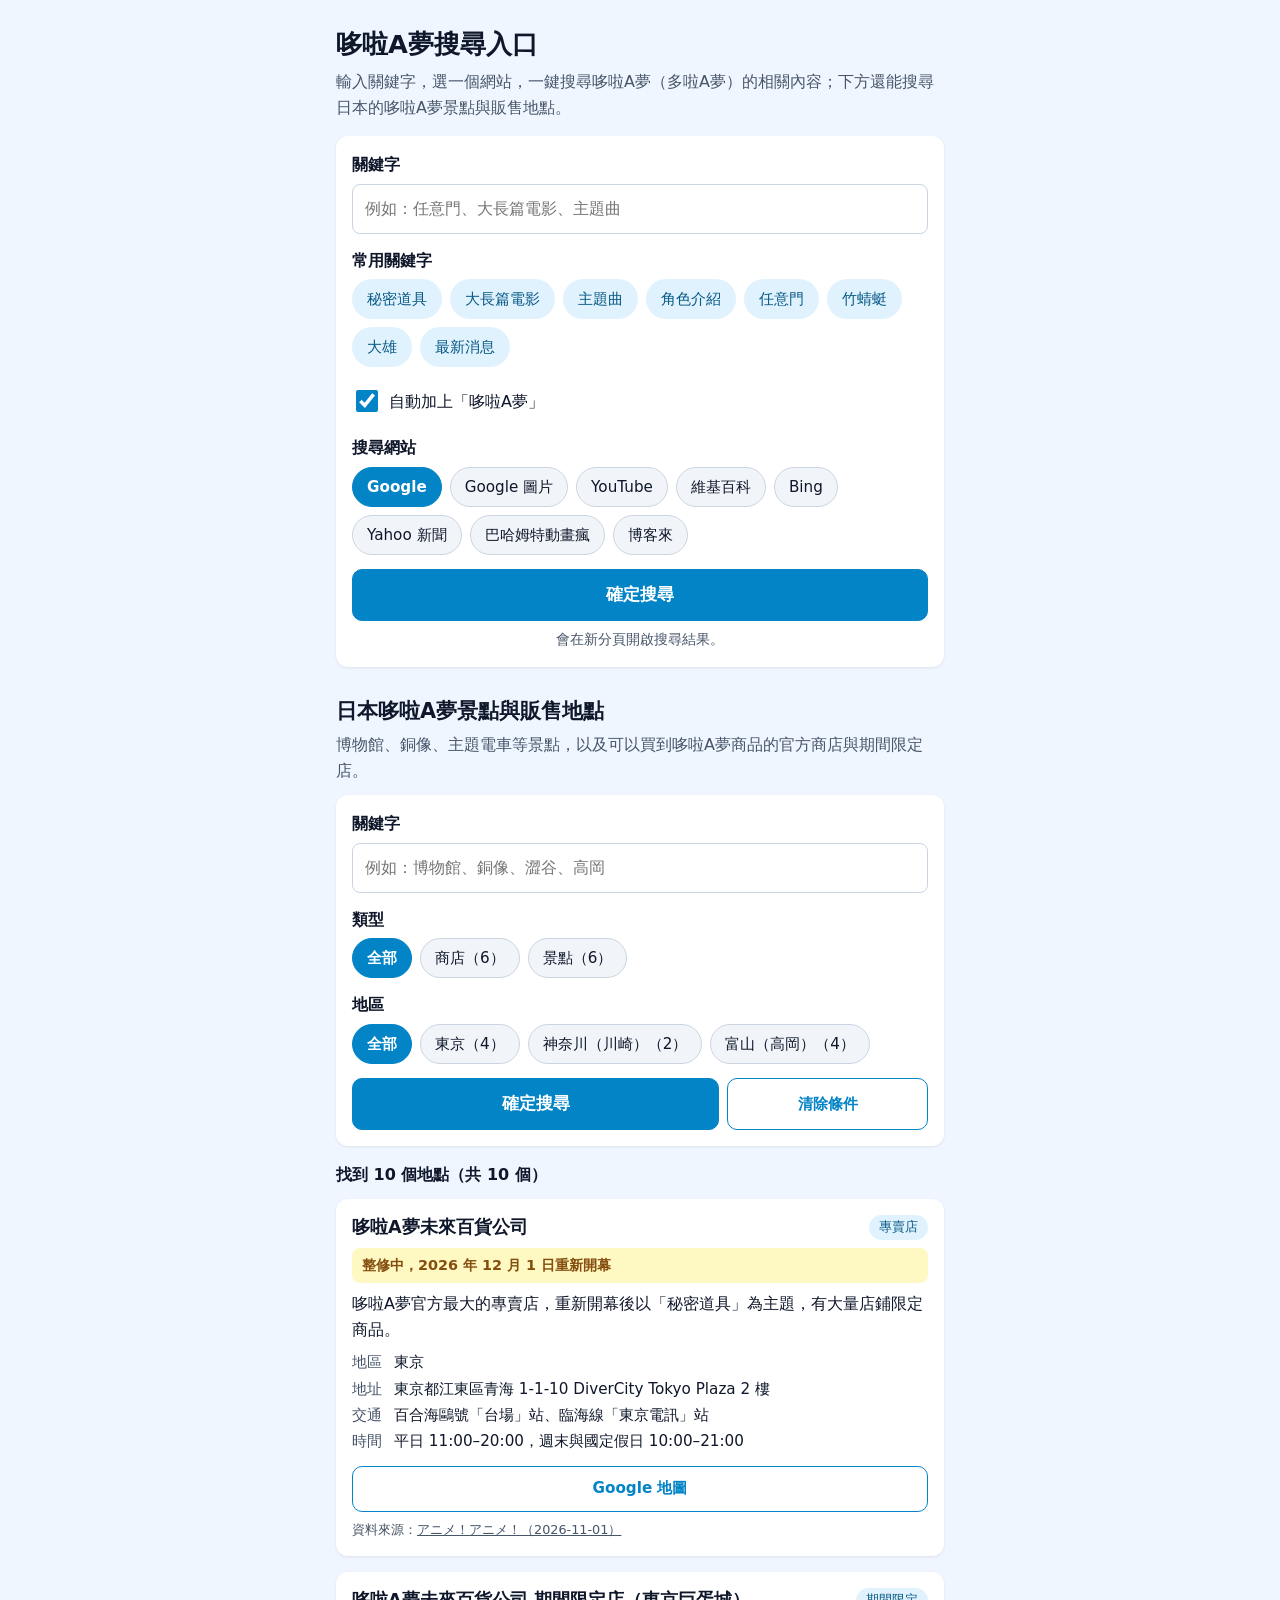
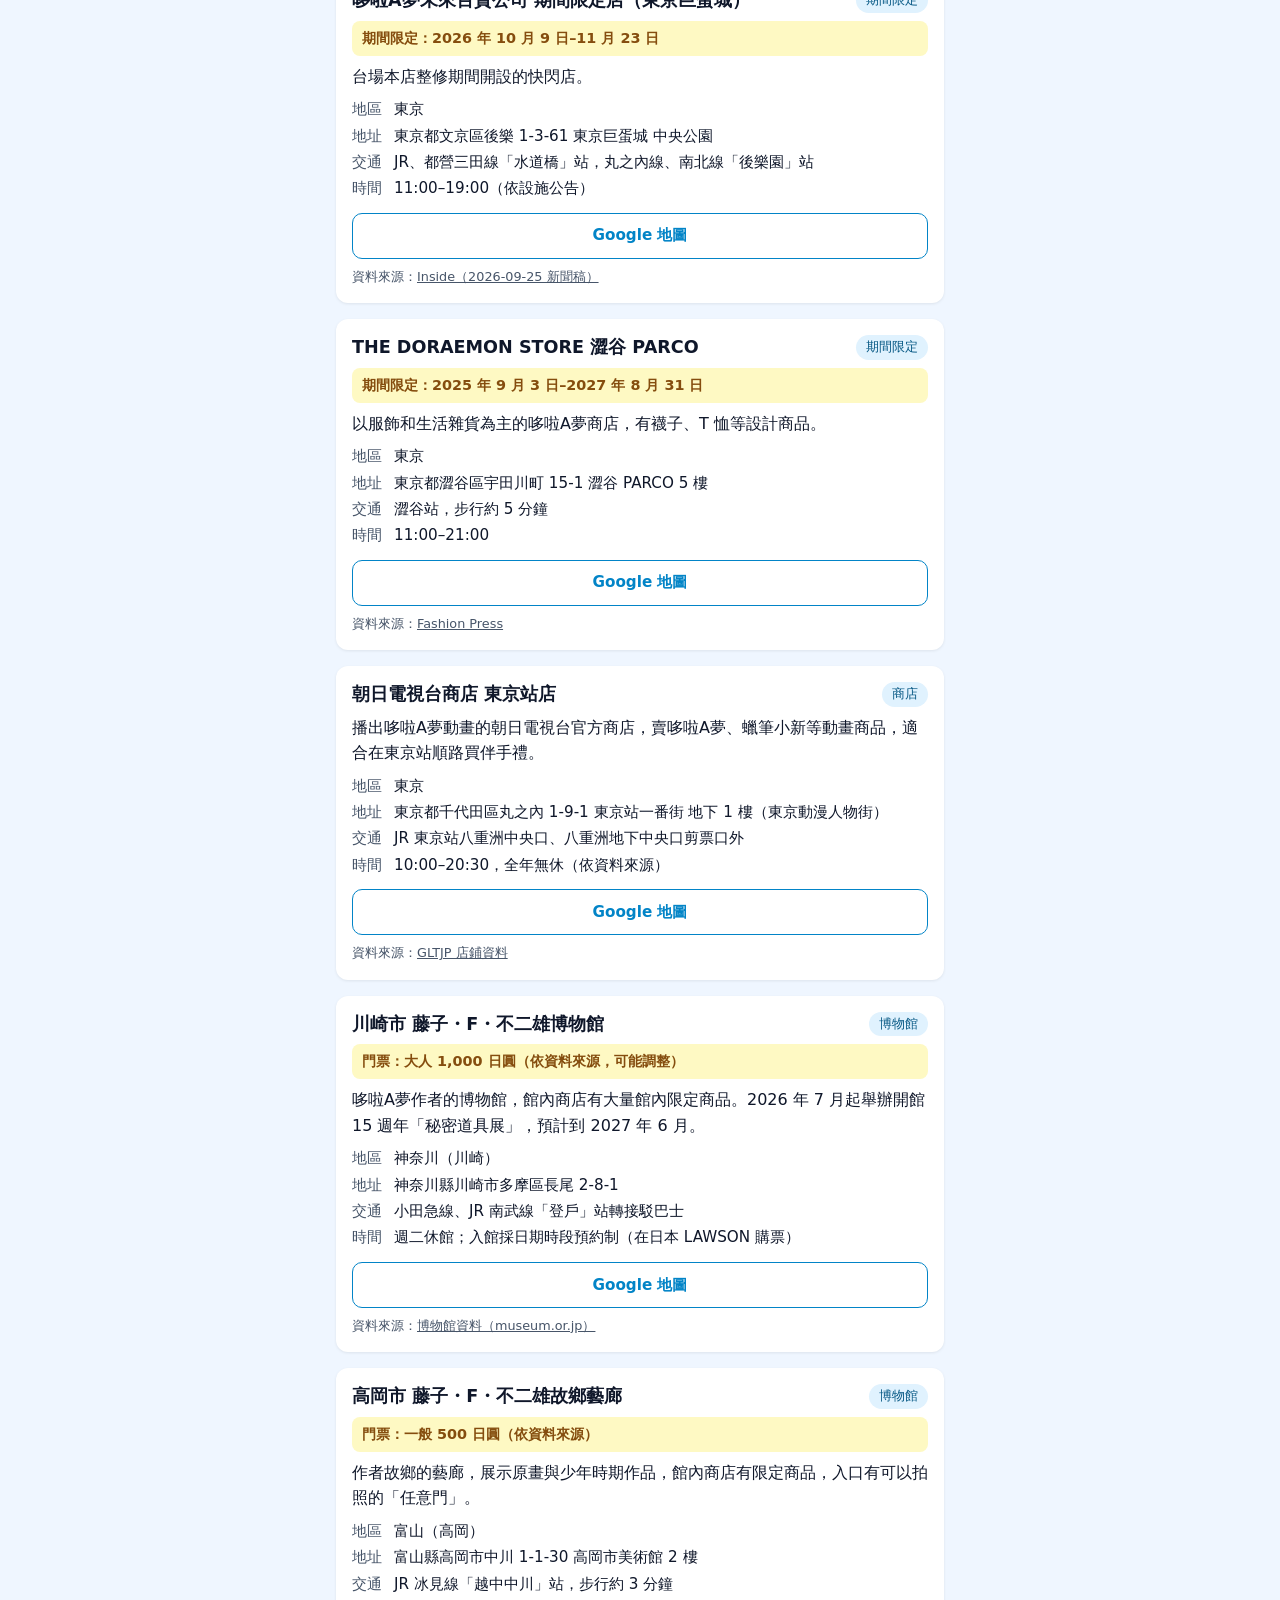
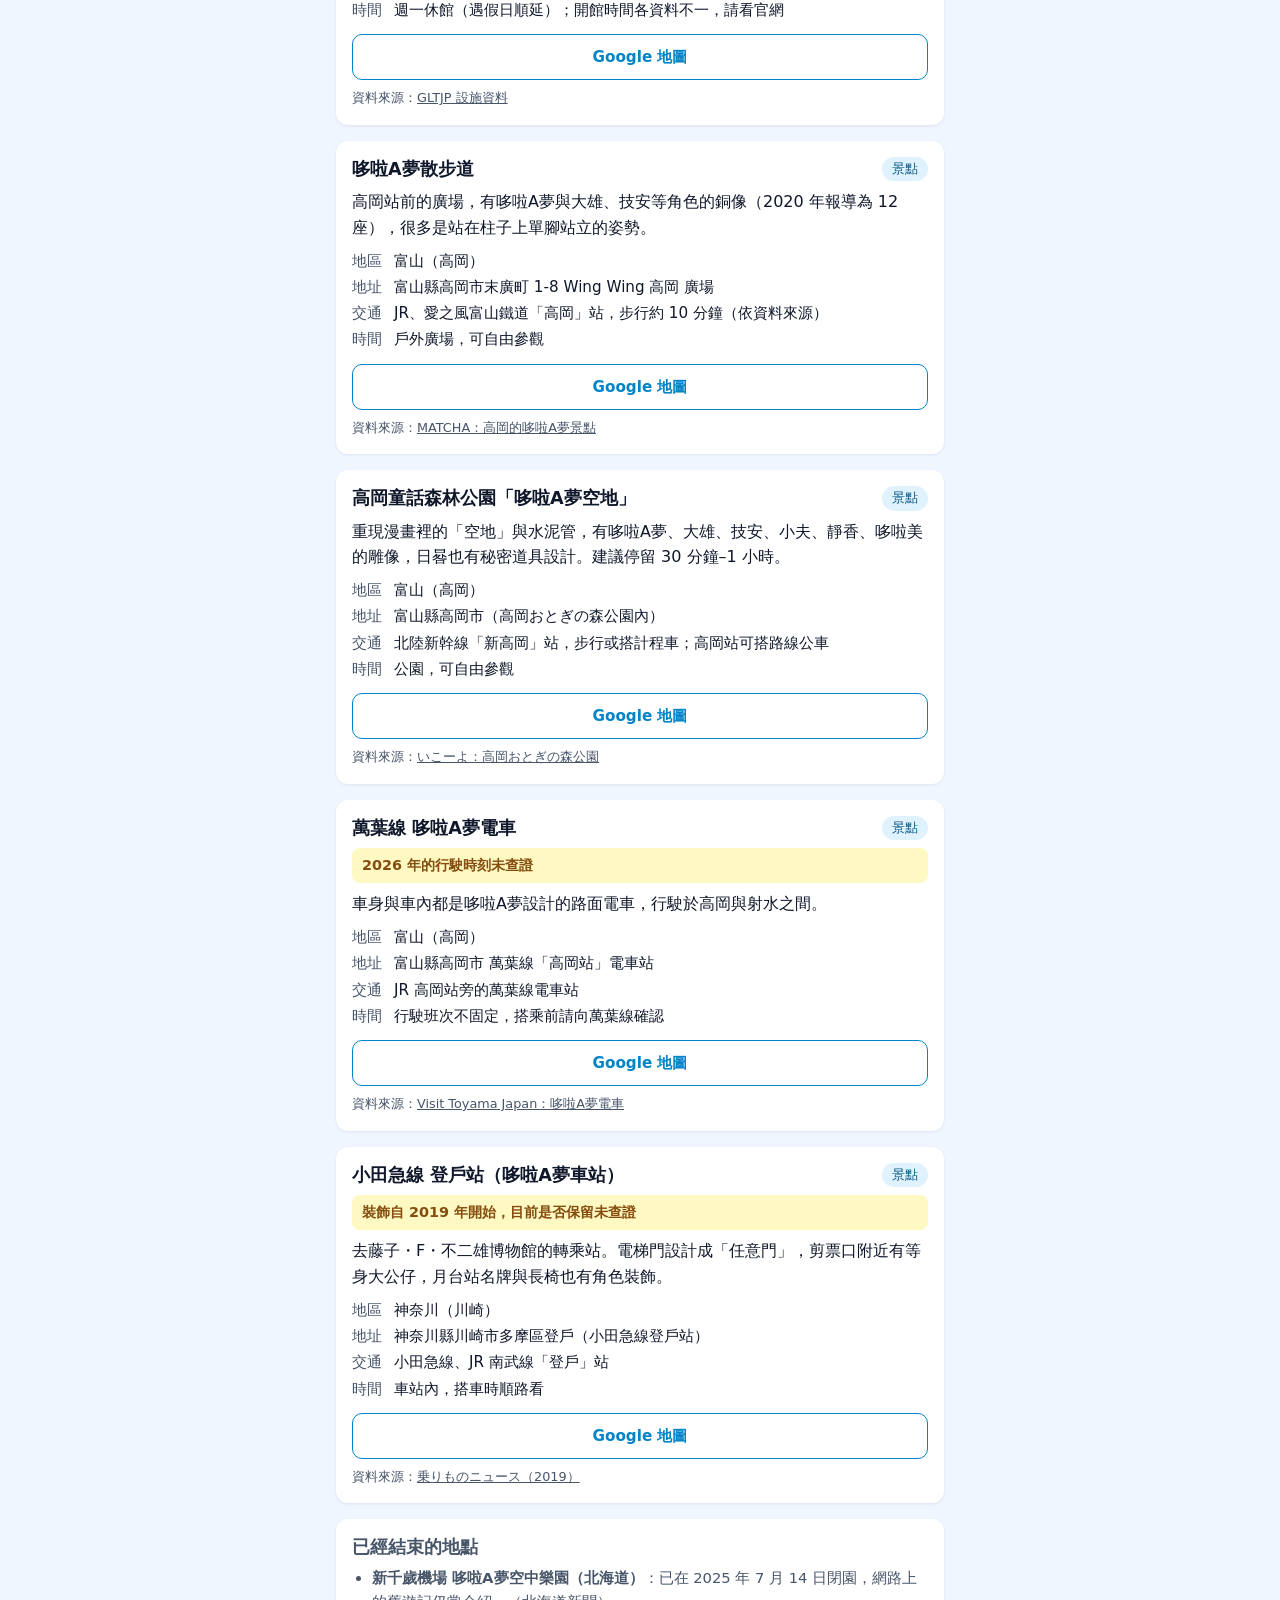
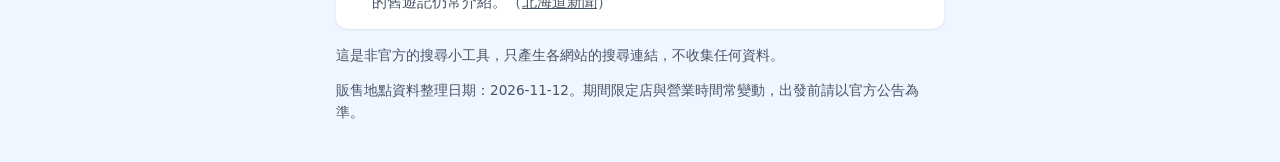
<file: doraemon/index.html>
<!doctype html>
<html lang="zh-Hant">
<head>
  <meta charset="utf-8">
  <meta name="viewport" content="width=device-width, initial-scale=1">
  <meta name="color-scheme" content="light dark">
  <title>哆啦A夢搜尋入口</title>
  <meta name="description" content="一鍵到各網站搜尋哆啦A夢，並查詢日本的哆啦A夢景點與販售地點（非官方工具）。">
  <meta name="theme-color" content="#0284c7">
  <link rel="manifest" href="manifest.webmanifest">
  <link rel="icon" type="image/png" sizes="192x192" href="icons/icon-192.png">
  <link rel="apple-touch-icon" href="icons/apple-touch-icon.png">
  <meta name="apple-mobile-web-app-title" content="哆啦A夢搜尋">
  <meta name="mobile-web-app-capable" content="yes">
  <meta name="apple-mobile-web-app-capable" content="yes">
  <meta name="apple-mobile-web-app-status-bar-style" content="default">
  <link rel="stylesheet" href="style.css">
</head>
<body>
  <header class="site-header">
    <h1>哆啦A夢搜尋入口</h1>
    <p class="subtitle">輸入關鍵字，選一個網站，一鍵搜尋哆啦A夢（多啦A夢）的相關內容；下方還能搜尋日本的哆啦A夢景點與販售地點。</p>
  </header>

  <main>
    <p id="offline" class="offline" role="status" hidden>目前離線：網站搜尋需要網路，景點與販售地點清單仍可查看。</p>

    <div id="install" class="card install" hidden>
      <div>
        <strong>安裝到主畫面</strong>
        <p id="install-hint" class="install-hint" hidden>iPhone／iPad：在 Safari 點下方的「分享」按鈕，再選「加入主畫面」。</p>
      </div>
      <button id="install-button" type="button" class="button install-button" hidden>安裝</button>
    </div>

    <form id="search-form" class="card" role="search">
      <div class="field">
        <label for="keyword">關鍵字</label>
        <input id="keyword" type="search" placeholder="例如：任意門、大長篇電影、主題曲" autocomplete="off" enterkeyhint="search">
      </div>

      <fieldset class="field">
        <legend>常用關鍵字</legend>
        <div id="quick" class="chips"></div>
      </fieldset>

      <label class="check">
        <input id="add-name" type="checkbox" checked>
        <span>自動加上「哆啦A夢」</span>
      </label>

      <fieldset class="field">
        <legend>搜尋網站</legend>
        <div id="sites" class="chips" role="radiogroup" aria-label="搜尋網站"></div>
      </fieldset>

      <button type="submit" class="button">確定搜尋</button>
      <p class="hint">會在新分頁開啟搜尋結果。</p>
    </form>

    <section id="more" class="card" hidden aria-labelledby="more-title">
      <h2 id="more-title">用同一組關鍵字搜尋其他網站</h2>
      <p class="query-line">搜尋字詞：<strong id="query-text"></strong></p>
      <div id="more-links" class="link-grid"></div>
    </section>

    <section aria-labelledby="shops-title">
      <h2 id="shops-title" class="section-title">日本哆啦A夢景點與販售地點</h2>
      <p class="section-desc">博物館、銅像、主題電車等景點，以及可以買到哆啦A夢商品的官方商店與期間限定店。</p>
      <form id="shop-form" class="card" role="search" aria-label="搜尋景點與販售地點">
        <div class="field">
          <label for="shop-keyword">關鍵字</label>
          <input id="shop-keyword" type="search" placeholder="例如：博物館、銅像、澀谷、高岡" autocomplete="off" enterkeyhint="search">
        </div>
        <fieldset class="field">
          <legend>類型</legend>
          <div id="shop-types" class="chips"></div>
        </fieldset>
        <fieldset class="field">
          <legend>地區</legend>
          <div id="shop-areas" class="chips"></div>
        </fieldset>
        <div class="form-actions">
          <button type="submit" class="button">確定搜尋</button>
          <button type="button" id="shop-reset" class="button button-secondary">清除條件</button>
        </div>
        <p id="shop-pending" class="pending" hidden>條件已變更，按「確定搜尋」更新結果。</p>
      </form>
      <p id="shop-count" class="result-count" aria-live="polite"></p>
      <ul id="shop-list" class="shop-list"></ul>
      <p id="shop-empty" class="card empty" hidden>找不到符合條件的地點，試著減少篩選條件。</p>
      <div id="closed" class="card closed"></div>
    </section>
  </main>

  <footer class="site-footer">
    <p>這是非官方的搜尋小工具，只產生各網站的搜尋連結，不收集任何資料。</p>
    <p>販售地點資料整理日期：<span id="shops-updated"></span>。期間限定店與營業時間常變動，出發前請以官方公告為準。</p>
  </footer>

  <script src="app.js"></script>
  <script src="shops.js"></script>
  <script src="shops-app.js"></script>
  <script src="pwa.js"></script>
</body>
</html>
</file>
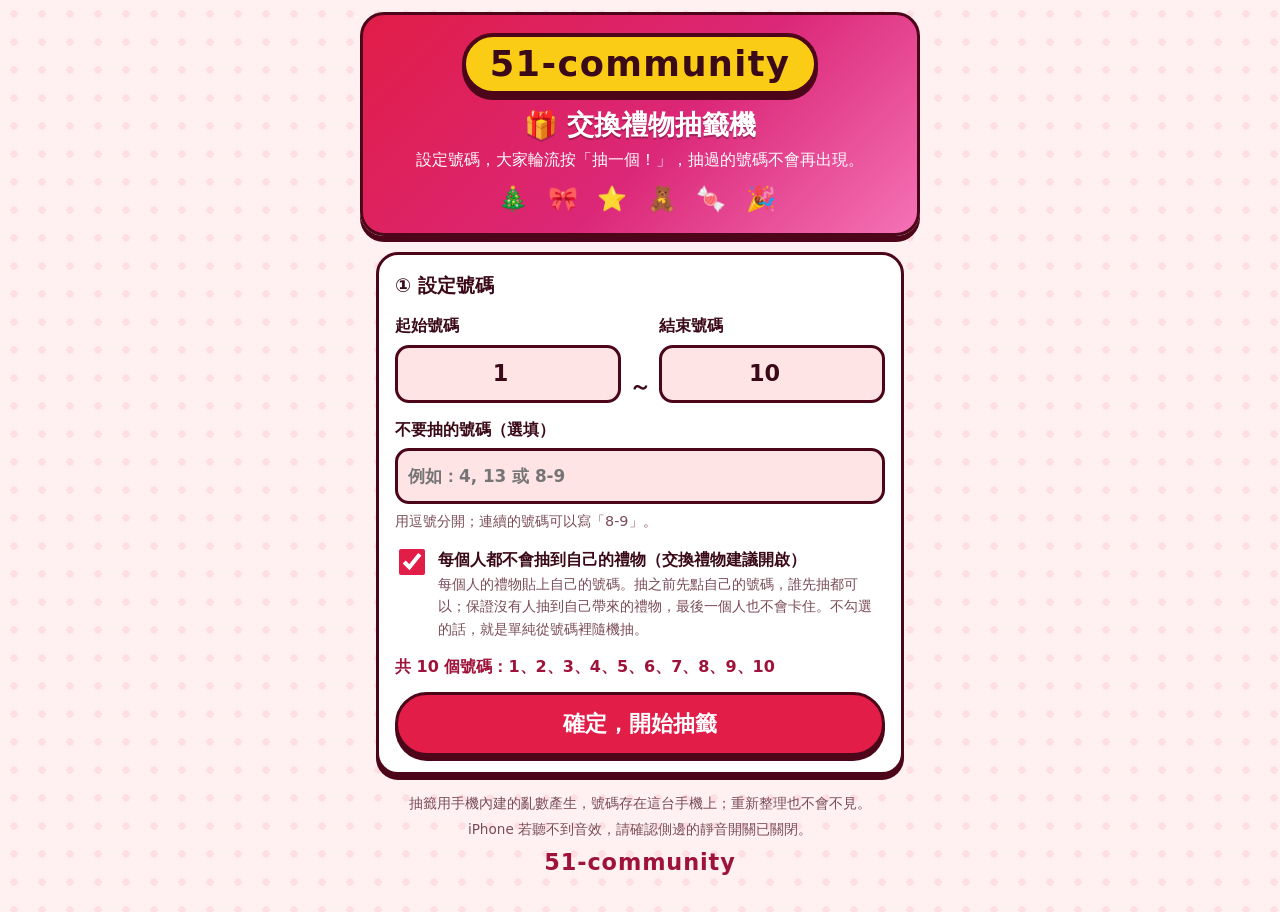
<file: lottery/index.html>
<!doctype html>
<html lang="zh-Hant">
<head>
  <meta charset="utf-8">
  <meta name="viewport" content="width=device-width, initial-scale=1">
  <meta name="color-scheme" content="light dark">
  <title>交換禮物抽籤機</title>
  <meta name="description" content="51-community 交換禮物用的抽籤機：自己設定號碼範圍，每次抽一個，號碼不重複，也可以設定不會抽到自己的號碼。">
  <meta name="theme-color" content="#e11d48">
  <link rel="manifest" href="manifest.webmanifest">
  <link rel="icon" type="image/png" sizes="192x192" href="icons/icon-192.png">
  <link rel="apple-touch-icon" href="icons/apple-touch-icon.png">
  <meta name="apple-mobile-web-app-title" content="抽籤機">
  <meta name="mobile-web-app-capable" content="yes">
  <meta name="apple-mobile-web-app-capable" content="yes">
  <meta name="apple-mobile-web-app-status-bar-style" content="default">
  <link rel="stylesheet" href="style.css">
</head>
<body>
  <header class="hero">
    <p class="brand">51-community</p>
    <h1><span aria-hidden="true">🎁</span> 交換禮物抽籤機</h1>
    <p>設定號碼，大家輪流按「抽一個！」，抽過的號碼不會再出現。</p>
    <p class="motifs" aria-hidden="true">🎄 🎀 ⭐ 🧸 🍬 🎉</p>
  </header>

  <main>
    <!-- 設定號碼 -->
    <section id="setup" class="card" aria-labelledby="setup-title">
      <h2 id="setup-title">① 設定號碼</h2>
      <form id="setup-form" novalidate>
        <div class="row">
          <div class="field">
            <label for="start">起始號碼</label>
            <input id="start" type="number" inputmode="numeric" min="0" step="1" value="1" required>
          </div>
          <span class="to" aria-hidden="true">～</span>
          <div class="field">
            <label for="end">結束號碼</label>
            <input id="end" type="number" inputmode="numeric" min="0" step="1" value="10" required>
          </div>
        </div>
        <div class="field">
          <label for="excludes">不要抽的號碼（選填）</label>
          <input id="excludes" type="text" inputmode="numeric" autocomplete="off" placeholder="例如：4, 13 或 8-9">
          <p class="hint">用逗號分開；連續的號碼可以寫「8-9」。</p>
        </div>
        <label class="check">
          <input id="no-self" type="checkbox" checked>
          <span>每個人都不會抽到自己的禮物（交換禮物建議開啟）
            <small>每個人的禮物貼上自己的號碼。抽之前先點自己的號碼，誰先抽都可以；保證沒有人抽到自己帶來的禮物，最後一個人也不會卡住。不勾選的話，就是單純從號碼裡隨機抽。</small>
          </span>
        </label>
        <p id="setup-preview" class="preview" aria-live="polite"></p>
        <p id="setup-error" class="error" role="alert" hidden></p>
        <button type="submit" class="button button-big">確定，開始抽籤</button>
      </form>
    </section>

    <!-- 抽籤 -->
    <section id="game" hidden aria-labelledby="game-title">
      <div class="card machine-card">
        <h2 id="game-title" class="visually-hidden">抽籤</h2>
        <div class="game-top">
          <button id="sound" type="button" class="sound-toggle" aria-pressed="true">🔊 音效：開</button>
        </div>
        <p id="status" class="status"></p>
        <div id="who" class="who" hidden>
          <p class="who-title">誰要抽？請點自己的號碼</p>
          <div id="who-chips" class="who-chips" role="group" aria-label="選擇自己的號碼"></div>
        </div>
        <p id="turn" class="turn" hidden></p>

        <div class="machine" aria-hidden="true">
          <svg viewBox="0 0 200 150" class="machine-svg">
            <!-- 扭蛋機：圓頂、彩色小球、機身與出口（原創圖案） -->
            <circle cx="100" cy="62" r="54" class="dome"/>
            <g class="balls">
              <circle cx="72" cy="78" r="13" fill="#f43f5e"/>
              <circle cx="100" cy="86" r="13" fill="#facc15"/>
              <circle cx="128" cy="78" r="13" fill="#38bdf8"/>
              <circle cx="86" cy="58" r="13" fill="#a78bfa"/>
              <circle cx="114" cy="58" r="13" fill="#4ade80"/>
              <circle cx="100" cy="36" r="13" fill="#fb923c"/>
            </g>
            <ellipse cx="66" cy="38" rx="9" ry="6" class="shine"/>
            <rect x="46" y="106" width="108" height="40" rx="12" class="body"/>
            <circle cx="100" cy="126" r="11" class="knob"/>
            <rect x="94" y="119" width="12" height="14" rx="3" class="knob-bar"/>
            <rect x="130" y="118" width="16" height="18" rx="5" class="slot"/>
          </svg>
        </div>

        <div class="result-wrap">
          <output id="result" class="result" aria-live="assertive" aria-atomic="true">?</output>
        </div>
        <p id="result-note" class="result-note">按下面的按鈕開始抽籤</p>

        <div class="actions">
          <button id="draw" type="button" class="button button-big">🎲 抽一個！</button>
          <button id="zoom" type="button" class="button button-secondary" disabled>🔍 放大號碼</button>
        </div>
      </div>

      <div class="card">
        <h2>📋 抽籤紀錄</h2>
        <p id="history-empty" class="hint">還沒有抽籤紀錄。</p>
        <ol id="history" class="history"></ol>
      </div>

      <div class="actions">
        <button id="redo" type="button" class="button button-secondary">🔄 同樣號碼重新抽</button>
        <button id="reset" type="button" class="button button-secondary">⚙️ 重新設定號碼</button>
      </div>
    </section>
  </main>

  <!-- 放大顯示：給大家看號碼 -->
  <div id="zoom-layer" class="zoom-layer" role="dialog" aria-modal="true" aria-label="放大的號碼" hidden>
    <p id="zoom-label" class="zoom-label"></p>
    <p id="zoom-number" class="zoom-number"></p>
    <button id="zoom-close" type="button" class="button">關閉</button>
  </div>

  <div id="confetti" class="confetti" aria-hidden="true"></div>

  <footer class="site-footer">
    <p>抽籤用手機內建的亂數產生，號碼存在這台手機上；重新整理也不會不見。</p>
    <p>iPhone 若聽不到音效，請確認側邊的靜音開關已關閉。</p>
    <p class="footer-brand">51-community</p>
  </footer>

  <script src="logic.js"></script>
  <script src="app.js"></script>
</body>
</html>
</file>
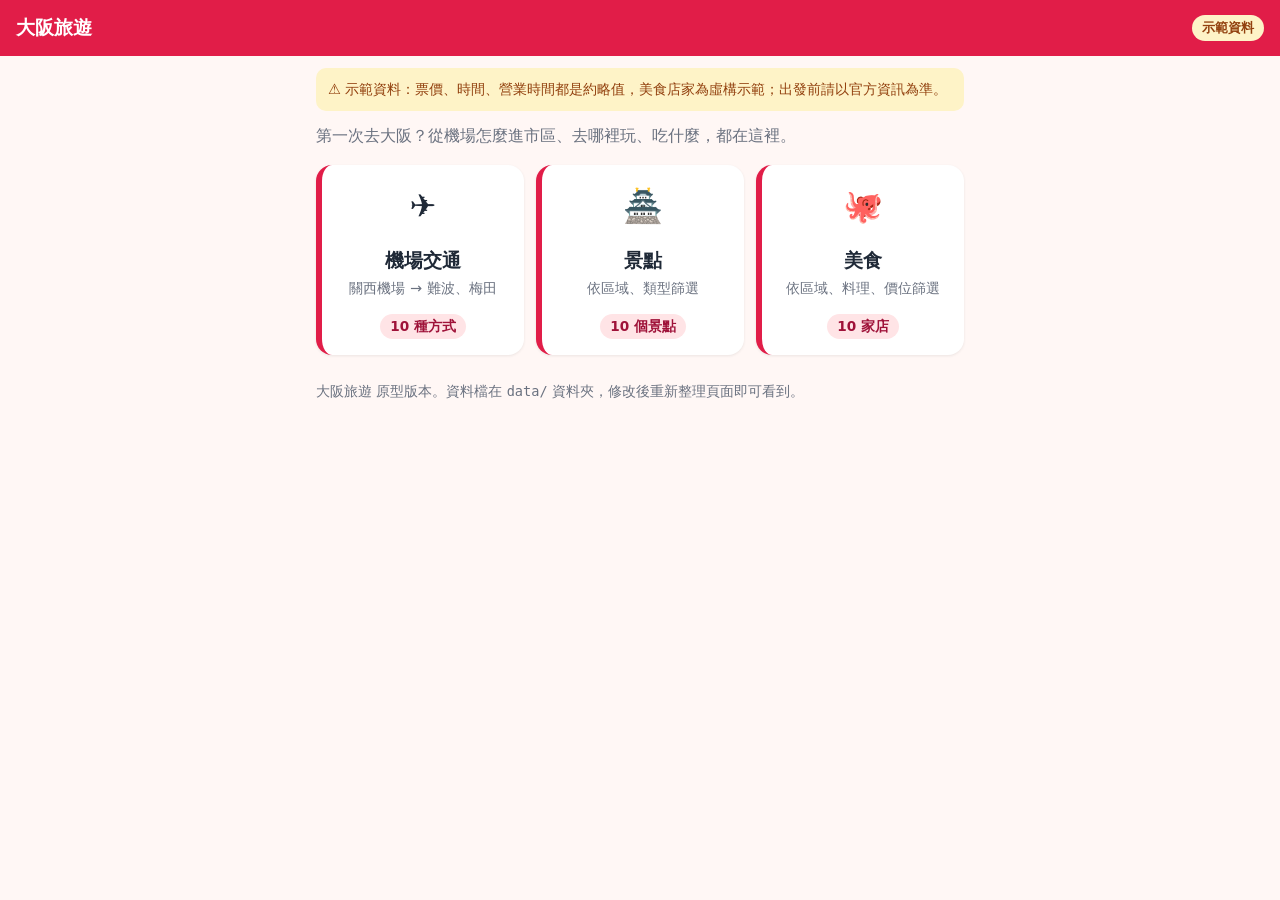
<file: osaka/index.html>
<!doctype html>
<html lang="zh-Hant">
<head>
  <meta charset="utf-8">
  <meta name="viewport" content="width=device-width, initial-scale=1">
  <meta name="color-scheme" content="light dark">
  <meta name="theme-color" content="#e11d48">
  <title>大阪旅遊</title>
  <meta name="description" content="大阪旅遊示範 App：關西機場交通比較、景點與美食篩選。">
  <link rel="stylesheet" href="style.css">
</head>
<body>
  <header class="topbar">
    <button id="back" type="button" class="back" aria-label="回首頁" hidden>‹ 首頁</button>
    <h1 id="page-title" class="topbar-title">大阪旅遊</h1>
    <span class="demo-badge" title="目前使用本機範例資料">示範資料</span>
  </header>

  <main>
    <p class="demo-notice">⚠️ 示範資料：票價、時間、營業時間都是約略值，美食店家為虛構示範；出發前請以官方資訊為準。</p>
    <p id="data-problems" class="data-problems" role="alert" hidden></p>

    <!-- 首頁 -->
    <section id="page-home" aria-label="首頁">
      <p class="lead">第一次去大阪？從機場怎麼進市區、去哪裡玩、吃什麼，都在這裡。</p>
      <nav class="entries" aria-label="功能入口">
        <a class="entry entry-transport" href="#/transport">
          <span class="entry-icon" aria-hidden="true">✈️</span>
          <span class="entry-text"><strong>機場交通</strong><span>關西機場 → 難波、梅田</span></span>
          <span id="home-counts-transport" class="entry-count"></span>
        </a>
        <a class="entry entry-spots" href="#/spots">
          <span class="entry-icon" aria-hidden="true">🏯</span>
          <span class="entry-text"><strong>景點</strong><span>依區域、類型篩選</span></span>
          <span id="home-counts-spots" class="entry-count"></span>
        </a>
        <a class="entry entry-food" href="#/food">
          <span class="entry-icon" aria-hidden="true">🐙</span>
          <span class="entry-text"><strong>美食</strong><span>依區域、料理、價位篩選</span></span>
          <span id="home-counts-food" class="entry-count"></span>
        </a>
      </nav>
    </section>

    <!-- 機場交通 -->
    <section id="page-transport" aria-label="機場交通" hidden>
      <div class="card controls">
        <fieldset class="field">
          <legend>從關西國際機場前往</legend>
          <div id="dest-chips" class="chips"></div>
        </fieldset>
        <fieldset class="field">
          <legend>排序</legend>
          <div id="sort-chips" class="chips"></div>
        </fieldset>
      </div>
      <p id="transport-summary" class="result-count"></p>
      <ul id="transport-list" class="list"></ul>
    </section>

    <!-- 景點 -->
    <section id="page-spots" aria-label="景點" hidden>
      <form id="spots-form" class="card controls">
        <fieldset class="field">
          <legend>區域</legend>
          <div id="spot-areas" class="chips"></div>
        </fieldset>
        <fieldset class="field">
          <legend>類型（可複選）</legend>
          <div id="spot-types" class="chips"></div>
        </fieldset>
        <div class="actions">
          <button type="submit" class="button">確定篩選</button>
          <button type="button" id="spots-reset" class="button button-secondary">清除條件</button>
        </div>
        <p id="spots-pending" class="pending" hidden>條件已變更，按「確定篩選」更新結果。</p>
      </form>
      <p id="spots-count" class="result-count"></p>
      <ul id="spots-list" class="list"></ul>
      <p id="spots-empty" class="card empty" hidden>沒有符合條件的景點，試著減少篩選條件。</p>
    </section>

    <!-- 美食 -->
    <section id="page-food" aria-label="美食" hidden>
      <form id="food-form" class="card controls">
        <fieldset class="field">
          <legend>區域</legend>
          <div id="food-areas" class="chips"></div>
        </fieldset>
        <fieldset class="field">
          <legend>料理類型</legend>
          <div id="food-cuisines" class="chips"></div>
        </fieldset>
        <fieldset class="field">
          <legend>價位（可複選）</legend>
          <div id="food-prices" class="chips"></div>
        </fieldset>
        <div class="actions">
          <button type="submit" class="button">確定篩選</button>
          <button type="button" id="food-reset" class="button button-secondary">清除條件</button>
        </div>
        <p id="food-pending" class="pending" hidden>條件已變更，按「確定篩選」更新結果。</p>
      </form>
      <p id="food-count" class="result-count"></p>
      <ul id="food-list" class="list"></ul>
      <p id="food-empty" class="card empty" hidden>沒有符合條件的店家，試著減少篩選條件。</p>
    </section>
  </main>

  <footer class="footer">
    <p>大阪旅遊 原型版本。資料檔在 <code>data/</code> 資料夾，修改後重新整理頁面即可看到。</p>
  </footer>

  <!-- 資料（可單獨修改）→ 邏輯 → 畫面 -->
  <script src="data/transport.js"></script>
  <script src="data/spots.js"></script>
  <script src="data/food.js"></script>
  <script src="js/logic.js"></script>
  <script src="js/app.js"></script>
</body>
</html>
</file>
<file: doraemon/style.css>
/* 哆啦A夢搜尋入口：樣式（手機優先） */
:root {
  --bg: #eff6ff;
  --card: #ffffff;
  --text: #0f172a;
  --muted: #475569;
  --border: #cbd5e1;
  --accent: #0284c7;
  --accent-text: #ffffff;
  --chip: #f1f5f9;
  --chip-light: #e0f2fe;
  --chip-light-text: #075985;
  --focus: #7dd3fc;
  --status-bg: #fef9c3;
  --status-text: #854d0e;
}

@media (prefers-color-scheme: dark) {
  :root {
    --bg: #020617;
    --card: #0f172a;
    --text: #e2e8f0;
    --muted: #94a3b8;
    --border: #334155;
    --accent: #38bdf8;
    --accent-text: #082f49;
    --chip: #1e293b;
    --chip-light: #0c4a6e;
    --chip-light-text: #e0f2fe;
    --focus: #0369a1;
    --status-bg: #422006;
    --status-text: #fef08a;
  }
}

* { box-sizing: border-box; }

body {
  margin: 0;
  background: var(--bg);
  color: var(--text);
  font-family: system-ui, -apple-system, "PingFang TC", "Noto Sans TC", "Microsoft JhengHei", sans-serif;
  font-size: 16px;
  line-height: 1.6;
}

.site-header, main, .site-footer {
  max-width: 640px;
  margin: 0 auto;
  padding: 0 16px;
}
.site-header { padding-top: 24px; }
h1 { margin: 0; font-size: 1.6rem; }
h2 { margin: 0 0 8px; font-size: 1.1rem; }
.subtitle { margin: 4px 0 16px; color: var(--muted); }

.card {
  background: var(--card);
  border-radius: 12px;
  padding: 16px;
  margin-bottom: 16px;
  box-shadow: 0 1px 3px rgba(0, 0, 0, 0.08);
}

.field { margin: 0 0 14px; padding: 0; border: 0; min-width: 0; }
.field label, .field legend { display: block; font-weight: 600; margin-bottom: 6px; padding: 0; }

input[type="search"] {
  width: 100%;
  font: inherit;
  font-size: 16px;
  color: var(--text);
  background: var(--card);
  border: 1px solid var(--border);
  border-radius: 8px;
  padding: 10px 12px;
  min-height: 50px;
}

.check { display: flex; align-items: center; gap: 8px; margin: 0 0 14px; min-height: 40px; cursor: pointer; }
.check input { width: 22px; height: 22px; accent-color: var(--accent); }

.chips { display: flex; flex-wrap: wrap; gap: 8px; }
.chip {
  font: inherit;
  font-size: 0.95rem;
  min-height: 40px;
  padding: 0 14px;
  border-radius: 999px;
  border: 1px solid var(--border);
  background: var(--chip);
  color: var(--text);
  cursor: pointer;
}
.chip[aria-checked="true"] { background: var(--accent); border-color: var(--accent); color: var(--accent-text); font-weight: 600; }
.chip-light { background: var(--chip-light); color: var(--chip-light-text); border-color: transparent; }

.button {
  display: flex;
  align-items: center;
  justify-content: center;
  width: 100%;
  min-height: 52px;
  padding: 0 16px;
  font: inherit;
  font-size: 1.05rem;
  font-weight: 700;
  border-radius: 10px;
  border: 1px solid var(--accent);
  background: var(--accent);
  color: var(--accent-text);
  text-decoration: none;
  cursor: pointer;
}
.button-secondary { background: transparent; color: var(--accent); font-size: 0.95rem; min-height: 46px; }

input:focus, .chip:focus-visible, .button:focus-visible, .check input:focus-visible {
  outline: 3px solid var(--focus);
  outline-offset: 1px;
}

.hint { margin: 8px 0 0; color: var(--muted); font-size: 0.85rem; text-align: center; }
.query-line { margin: 0 0 12px; overflow-wrap: anywhere; }
.link-grid { display: grid; grid-template-columns: repeat(2, 1fr); gap: 8px; }

/* ---- 日本販售地點 ---- */
.section-title { margin: 28px 0 4px; font-size: 1.3rem; }
.section-desc { margin: 0 0 12px; color: var(--muted); }
.chip[aria-pressed="true"] { background: var(--accent); border-color: var(--accent); color: var(--accent-text); font-weight: 600; }
.shop-list { list-style: none; margin: 0; padding: 0; }
.shop-head { display: flex; align-items: flex-start; justify-content: space-between; gap: 8px; }
.shop-name { margin: 0; font-size: 1.1rem; line-height: 1.4; }
.badge { flex-shrink: 0; font-size: 0.8rem; padding: 2px 10px; border-radius: 999px; background: var(--chip-light); color: var(--chip-light-text); white-space: nowrap; }
.shop-status { margin: 8px 0 0; padding: 6px 10px; border-radius: 8px; background: var(--status-bg); color: var(--status-text); font-weight: 600; font-size: 0.9rem; }
.shop-desc { margin: 8px 0; }
.shop-info { display: grid; grid-template-columns: auto 1fr; gap: 2px 12px; margin: 0 0 12px; font-size: 0.95rem; }
.shop-info dt { color: var(--muted); }
.shop-info dd { margin: 0; overflow-wrap: anywhere; }
.source { margin: 8px 0 0; font-size: 0.8rem; color: var(--muted); overflow-wrap: anywhere; }
.source a, .closed a { color: inherit; }
.form-actions { display: flex; gap: 8px; }
.form-actions .button { flex: 2 1 0; }
.form-actions .button-secondary { flex: 1 1 0; min-height: 52px; }
.pending { margin: 10px 0 0; color: var(--status-text); font-weight: 600; font-size: 0.9rem; }
.pending[hidden], .empty[hidden] { display: none; }
.result-count { margin: 0 0 12px; font-weight: 600; scroll-margin-top: 12px; }
.empty { color: var(--muted); }
.closed { color: var(--muted); font-size: 0.92rem; }
.closed[hidden] { display: none; }
.closed-list { margin: 6px 0 0; padding-left: 20px; }

/* ---- PWA：安裝與離線提示 ---- */
.install { display: flex; align-items: center; justify-content: space-between; gap: 12px; }
.install[hidden], .offline[hidden], .install-hint[hidden], .install-button[hidden] { display: none; }
.install-hint { margin: 4px 0 0; color: var(--muted); font-size: 0.9rem; }
.install-button { width: auto; min-height: 44px; flex-shrink: 0; }
.offline { margin: 0 0 12px; padding: 10px 12px; border-radius: 8px; background: var(--status-bg); color: var(--status-text); font-weight: 600; font-size: 0.9rem; }

.site-footer { color: var(--muted); font-size: 0.85rem; padding-bottom: 24px; }
</file>
<file: lottery/style.css>
/* 交換禮物抽籤機：卡通風格（手機優先） */
:root {
  --bg: #fff1f2;
  --dot: rgba(244, 63, 94, 0.10);
  --card: #ffffff;
  --text: #3b0a18;
  --muted: #7a4b57;
  --ink: #4c0519;          /* 卡通粗外框 */
  --accent: #e11d48;
  --accent-dark: #9f1239;
  --accent-text: #ffffff;
  --soft: #ffe4e6;
  --yellow: #facc15;
  --sky: #38bdf8;
  --error-bg: #fef2f2;
  --error-text: #991b1b;
  --number: #e11d48;
  --number-shadow: #facc15;
}
@media (prefers-color-scheme: dark) {
  :root {
    --bg: #1a0a0f;
    --dot: rgba(251, 113, 133, 0.10);
    --card: #2a1219;
    --text: #ffe4e6;
    --muted: #d4a5b0;
    --ink: #fda4af;
    --accent: #fb7185;
    --accent-dark: #be123c;
    --accent-text: #1f0a10;
    --soft: #4c0519;
    --error-bg: #450a0a;
    --error-text: #fecaca;
    --number: #fda4af;
    --number-shadow: #a16207;
  }
}

* { box-sizing: border-box; }

body {
  margin: 0;
  color: var(--text);
  background-color: var(--bg);
  background-image: radial-gradient(var(--dot) 18%, transparent 19%);
  background-size: 28px 28px;
  font-family: "Hiragino Maru Gothic ProN", "Arial Rounded MT Bold", system-ui, -apple-system, "PingFang TC", "Noto Sans TC", "Microsoft JhengHei", sans-serif;
  font-size: 16px;
  line-height: 1.6;
}

.hero, main, .site-footer { max-width: 560px; margin: 0 auto; }
main { padding: 0 16px; }

.hero {
  margin: 12px 12px 16px;
  padding: 18px 18px 14px;
  border: 3px solid var(--ink);
  border-radius: 24px;
  background: linear-gradient(135deg, #e11d48, #db2777 55%, #f472b6);
  color: #ffffff;
  box-shadow: 0 6px 0 var(--ink);
  text-align: center;
}
@media (min-width: 584px) { .hero { margin: 12px auto 16px; } }
.brand {
  display: inline-block;
  margin: 0 0 12px !important;
  padding: 6px 24px;
  border: 4px solid var(--ink);
  border-radius: 999px;
  background: #facc15;
  color: #3b0a18;
  font-weight: 900;
  font-size: clamp(1.4rem, 7.6vw, 2.2rem);
  white-space: nowrap;
  max-width: 100%;
  line-height: 1.2;
  letter-spacing: 0.04em;
  box-shadow: 0 5px 0 var(--ink);
}
.hero h1 { margin: 0 0 4px; font-size: 1.7rem; line-height: 1.3; text-shadow: 0 2px 0 rgba(0, 0, 0, 0.25); }
.hero p { margin: 0; }
.motifs { margin-top: 8px !important; font-size: 1.5rem; letter-spacing: 6px; }

.card {
  background: var(--card);
  border: 3px solid var(--ink);
  border-radius: 22px;
  padding: 16px;
  margin-bottom: 18px;
  box-shadow: 0 5px 0 var(--ink);
}
h2 { margin: 0 0 12px; font-size: 1.2rem; }

/* ---- 設定 ---- */
.row { display: flex; align-items: flex-end; gap: 8px; }
.row .field { flex: 1 1 0; min-width: 0; }
.to { font-size: 1.4rem; font-weight: 800; padding-bottom: 12px; }
.field { margin-bottom: 14px; }
.field label { display: block; font-weight: 800; margin-bottom: 6px; }
input[type="number"], input[type="text"] {
  width: 100%;
  font: inherit;
  font-size: 1.4rem;
  font-weight: 800;
  text-align: center;
  color: var(--text);
  background: var(--soft);
  border: 3px solid var(--ink);
  border-radius: 14px;
  padding: 8px 10px;
  min-height: 56px;
}
input[type="text"] { font-size: 1.05rem; text-align: left; }
input:focus-visible, .button:focus-visible { outline: 4px solid var(--sky); outline-offset: 2px; }
.hint { margin: 6px 0 0; color: var(--muted); font-size: 0.9rem; }
.check { display: flex; gap: 10px; align-items: flex-start; margin: 4px 0 14px; cursor: pointer; }
.check input { width: 26px; height: 26px; margin-top: 2px; flex-shrink: 0; accent-color: var(--accent); }
.check span { font-weight: 800; }
.check small { display: block; font-weight: 400; color: var(--muted); font-size: 0.88rem; }
.preview { margin: 0 0 12px; font-weight: 700; color: var(--accent-dark); }
@media (prefers-color-scheme: dark) { .preview { color: var(--ink); } }
.error { margin: 0 0 12px; padding: 10px 12px; border-radius: 12px; background: var(--error-bg); color: var(--error-text); font-weight: 700; }
.error[hidden] { display: none; }

/* ---- 按鈕：卡通立體感 ---- */
.button {
  display: inline-flex;
  align-items: center;
  justify-content: center;
  gap: 6px;
  min-height: 52px;
  padding: 0 18px;
  font: inherit;
  font-weight: 800;
  font-size: 1.05rem;
  color: var(--accent-text);
  background: var(--accent);
  border: 3px solid var(--ink);
  border-radius: 999px;
  box-shadow: 0 5px 0 var(--ink);
  cursor: pointer;
  transition: transform 0.08s, box-shadow 0.08s;
  -webkit-tap-highlight-color: transparent;
}
.button:active:not(:disabled) { transform: translateY(4px); box-shadow: 0 1px 0 var(--ink); }
.button:disabled { opacity: 0.45; cursor: not-allowed; }
.button-big { width: 100%; min-height: 64px; font-size: 1.35rem; }
.button-secondary { background: var(--card); color: var(--text); }
.actions { display: flex; flex-wrap: wrap; gap: 12px; margin-top: 14px; }
.actions .button { flex: 1 1 200px; }

/* ---- 抽籤區 ---- */
.machine-card { text-align: center; }
.status { margin: 0; font-weight: 800; font-size: 1.05rem; }
.turn {
  margin: 8px auto 0;
  display: inline-block;
  padding: 4px 14px;
  border: 3px solid var(--ink);
  border-radius: 999px;
  background: var(--yellow);
  color: #3b0a18;
  font-weight: 800;
  font-size: 1.1rem;
}
.turn[hidden] { display: none; }

/* 誰要抽：點自己的號碼 */
.who { margin: 10px 0 4px; }
.who[hidden] { display: none; }
.who-title { margin: 0 0 8px; font-weight: 800; }
.who-chips { display: flex; flex-wrap: wrap; justify-content: center; gap: 8px; }
.who-chip {
  min-width: 52px;
  min-height: 48px;
  padding: 0 10px;
  font: inherit;
  font-size: 1.3rem;
  font-weight: 900;
  color: var(--text);
  background: var(--soft);
  border: 3px solid var(--ink);
  border-radius: 14px;
  box-shadow: 0 3px 0 var(--ink);
  cursor: pointer;
}
.who-chip[aria-pressed="true"] { background: var(--yellow); color: #3b0a18; transform: translateY(-2px); }
.who-chip:disabled { opacity: 0.5; cursor: not-allowed; }
.who-chip:focus-visible { outline: 4px solid var(--sky); outline-offset: 2px; }

.machine { margin: 6px auto 0; width: 150px; }
.machine-svg { display: block; width: 100%; height: auto; overflow: visible; }
.dome { fill: rgba(255, 255, 255, 0.75); stroke: var(--ink); stroke-width: 4; }
.shine { fill: #ffffff; opacity: 0.8; }
.body { fill: var(--accent); stroke: var(--ink); stroke-width: 4; }
.knob { fill: var(--yellow); stroke: var(--ink); stroke-width: 3; }
.knob-bar { fill: #ffffff; stroke: var(--ink); stroke-width: 2; }
.slot { fill: #3b0a18; }
.balls circle { stroke: var(--ink); stroke-width: 3; transform-box: fill-box; transform-origin: center; }
.machine.rolling .balls circle { animation: jiggle 0.28s ease-in-out infinite alternate; }
.machine.rolling .balls circle:nth-child(2n) { animation-duration: 0.22s; animation-direction: alternate-reverse; }
.machine.rolling .knob, .machine.rolling .knob-bar { transform-box: view-box; transform-origin: 100px 126px; animation: spin 0.5s linear infinite; }
@keyframes jiggle {
  from { transform: translate(-4px, 3px) rotate(-12deg); }
  to { transform: translate(4px, -5px) rotate(12deg); }
}
@keyframes spin { to { transform: rotate(360deg); } }

/* 音效開關 */
.game-top { display: flex; justify-content: flex-end; margin: -4px -4px 6px; }
.sound-toggle {
  min-height: 40px;
  padding: 0 14px;
  font: inherit;
  font-weight: 800;
  font-size: 0.95rem;
  color: var(--text);
  background: var(--soft);
  border: 3px solid var(--ink);
  border-radius: 999px;
  cursor: pointer;
}
.sound-toggle[aria-pressed="false"] { opacity: 0.7; }
.sound-toggle:focus-visible { outline: 4px solid var(--sky); outline-offset: 2px; }

/* 大號碼：抽到的號碼要一眼看得清楚 */
.result-wrap {
  margin: 10px auto 0;
  padding: 6px 8px;
  border: 4px solid var(--ink);
  border-radius: 32px;
  background: linear-gradient(180deg, var(--soft), var(--card));
  min-height: 1.15em;
}
.result {
  display: block;
  font-size: clamp(7rem, 44vw, 13rem);
  font-weight: 900;
  line-height: 1.1;
  font-variant-numeric: tabular-nums;
  color: var(--number);
  text-shadow: 0 5px 0 var(--number-shadow), 0 9px 0 var(--ink);
  letter-spacing: -0.02em;
}
.result.long { font-size: clamp(5.5rem, 32vw, 10rem); }
.result.rolling { opacity: 0.55; text-shadow: none; }
.result.pop { animation: pop 0.55s cubic-bezier(0.2, 1.6, 0.4, 1); }
@keyframes pop {
  0% { transform: scale(0.3) rotate(-8deg); }
  70% { transform: scale(1.12) rotate(3deg); }
  100% { transform: scale(1) rotate(0); }
}
.result-note { margin: 10px 0 0; font-weight: 800; font-size: 1.15rem; min-height: 1.6em; }

/* 抽籤紀錄 */
.history { list-style: none; margin: 0; padding: 0; display: flex; flex-wrap: wrap; gap: 8px; }
.history li {
  display: inline-flex;
  align-items: baseline;
  gap: 6px;
  padding: 4px 12px;
  border: 3px solid var(--ink);
  border-radius: 14px;
  background: var(--soft);
  font-weight: 800;
}
.history .h-order { font-size: 0.8rem; color: var(--muted); }
.history .h-number { font-size: 1.5rem; color: var(--number); }
.history li.latest { background: var(--yellow); color: #3b0a18; }
.history li.latest .h-number, .history li.latest .h-order { color: #3b0a18; }

/* 放大顯示 */
.zoom-layer {
  position: fixed;
  inset: 0;
  z-index: 20;
  display: flex;
  flex-direction: column;
  align-items: center;
  justify-content: center;
  gap: 8px;
  padding: 16px;
  background: linear-gradient(160deg, #e11d48, #db2777 60%, #f472b6);
  color: #ffffff;
  text-align: center;
}
.zoom-layer[hidden] { display: none; }
.zoom-label { margin: 0; font-size: 1.5rem; font-weight: 800; }
.zoom-number {
  margin: 0;
  font-size: min(62vw, 58vh);
  font-weight: 900;
  line-height: 1;
  font-variant-numeric: tabular-nums;
  text-shadow: 0 8px 0 #facc15, 0 14px 0 #4c0519;
}
.zoom-number.long { font-size: min(42vw, 50vh); }
.zoom-layer .button { background: #ffffff; color: #4c0519; border-color: #4c0519; box-shadow: 0 5px 0 #4c0519; min-width: 160px; }

/* 彩帶 */
.confetti { position: fixed; inset: 0; pointer-events: none; overflow: hidden; z-index: 30; }
.confetti i {
  position: absolute;
  top: -20px;
  width: 10px;
  height: 16px;
  border-radius: 3px;
  animation: fall linear forwards;
}
@keyframes fall {
  to { transform: translate(var(--dx), 110vh) rotate(var(--rot)); }
}

.visually-hidden { position: absolute; width: 1px; height: 1px; overflow: hidden; clip: rect(0 0 0 0); white-space: nowrap; }
.site-footer { padding: 0 16px 28px; color: var(--muted); font-size: 0.85rem; text-align: center; }
.site-footer p { margin: 4px 0; }
.footer-brand { font-weight: 900; font-size: 1.4rem; letter-spacing: 0.04em; color: var(--accent-dark); }
@media (prefers-color-scheme: dark) { .footer-brand { color: var(--ink); } }

@media (prefers-reduced-motion: reduce) {
  .machine.rolling .balls circle, .machine.rolling .knob, .machine.rolling .knob-bar, .result.pop { animation: none; }
  .confetti { display: none; }
}
</file>
<file: osaka/style.css>
/* 大阪旅遊：樣式（手機優先） */
:root {
  --bg: #fff7f5;
  --card: #ffffff;
  --text: #1f2937;
  --muted: #6b7280;
  --border: #e5e7eb;
  --accent: #e11d48;
  --accent-text: #ffffff;
  --accent-soft: #ffe4e6;
  --accent-soft-text: #9f1239;
  --focus: #fda4af;
  --chip: #f9fafb;
  --warn-bg: #fef3c7;
  --warn-text: #92400e;
  --rail: #dbeafe;   --rail-text: #1e40af;
  --bus: #dcfce7;    --bus-text: #166534;
  --taxi: #fef9c3;   --taxi-text: #854d0e;
  --error-bg: #fee2e2; --error-text: #991b1b;
}

@media (prefers-color-scheme: dark) {
  :root {
    --bg: #18181b;
    --card: #27272a;
    --text: #f4f4f5;
    --muted: #a1a1aa;
    --border: #3f3f46;
    --accent: #fb7185;
    --accent-text: #1f1f1f;
    --accent-soft: #4c0519;
    --accent-soft-text: #fecdd3;
    --focus: #be123c;
    --chip: #3f3f46;
    --warn-bg: #422006;
    --warn-text: #fde68a;
    --rail: #1e3a8a;   --rail-text: #dbeafe;
    --bus: #14532d;    --bus-text: #dcfce7;
    --taxi: #713f12;   --taxi-text: #fef9c3;
    --error-bg: #7f1d1d; --error-text: #fee2e2;
  }
}

* { box-sizing: border-box; }

body {
  margin: 0;
  background: var(--bg);
  color: var(--text);
  font-family: system-ui, -apple-system, "PingFang TC", "Noto Sans TC", "Microsoft JhengHei", sans-serif;
  font-size: 16px;
  line-height: 1.6;
}

main, .footer { max-width: 680px; margin: 0 auto; padding: 0 16px; }

/* ---- 頂部列 ---- */
.topbar {
  position: sticky;
  top: 0;
  z-index: 10;
  display: flex;
  align-items: center;
  gap: 8px;
  min-height: 56px;
  padding: 0 16px;
  background: var(--accent);
  color: var(--accent-text);
}
.topbar-title { flex: 1; margin: 0; font-size: 1.2rem; }
.back {
  font: inherit;
  font-weight: 600;
  min-height: 40px;
  padding: 0 10px;
  border: 1px solid currentColor;
  border-radius: 8px;
  background: transparent;
  color: inherit;
  cursor: pointer;
}
.back[hidden] { display: none; }
.demo-badge {
  font-size: 0.8rem;
  font-weight: 700;
  padding: 3px 10px;
  border-radius: 999px;
  background: var(--warn-bg);
  color: var(--warn-text);
  white-space: nowrap;
}

.demo-notice { margin: 12px 0; padding: 10px 12px; border-radius: 10px; background: var(--warn-bg); color: var(--warn-text); font-size: 0.9rem; }
.data-problems { margin: 0 0 12px; padding: 10px 12px; border-radius: 10px; background: var(--error-bg); color: var(--error-text); font-weight: 600; }
.data-problems[hidden] { display: none; }
.lead { margin: 4px 0 16px; color: var(--muted); }

/* ---- 首頁入口 ---- */
.entries { display: grid; gap: 12px; }
.entry {
  display: flex;
  align-items: center;
  gap: 14px;
  min-height: 92px;
  padding: 16px;
  border-radius: 16px;
  background: var(--card);
  color: var(--text);
  text-decoration: none;
  box-shadow: 0 1px 3px rgba(0, 0, 0, 0.08);
  border-left: 6px solid var(--accent);
}
.entry-icon { font-size: 2rem; }
.entry-text { flex: 1; display: flex; flex-direction: column; }
.entry-text strong { font-size: 1.2rem; }
.entry-text span { color: var(--muted); font-size: 0.9rem; }
.entry-count { font-size: 0.85rem; font-weight: 600; color: var(--accent-soft-text); background: var(--accent-soft); padding: 2px 10px; border-radius: 999px; white-space: nowrap; }
.entry:focus-visible, .button:focus-visible, .chip:focus-visible, .back:focus-visible { outline: 3px solid var(--focus); outline-offset: 2px; }
@media (min-width: 600px) { .entries { grid-template-columns: repeat(3, 1fr); } .entry { flex-direction: column; text-align: center; } }

/* ---- 卡片與表單 ---- */
.card {
  background: var(--card);
  border-radius: 14px;
  padding: 16px;
  margin-bottom: 12px;
  box-shadow: 0 1px 3px rgba(0, 0, 0, 0.08);
}
.field { margin: 0 0 12px; padding: 0; border: 0; min-width: 0; }
.field legend { font-weight: 600; margin-bottom: 6px; padding: 0; }
.chips { display: flex; flex-wrap: wrap; gap: 8px; }
.chip {
  font: inherit;
  font-size: 0.95rem;
  min-height: 40px;
  padding: 0 14px;
  border-radius: 999px;
  border: 1px solid var(--border);
  background: var(--chip);
  color: var(--text);
  cursor: pointer;
}
.chip[aria-pressed="true"] { background: var(--accent); border-color: var(--accent); color: var(--accent-text); font-weight: 600; }

.button {
  display: flex;
  align-items: center;
  justify-content: center;
  min-height: 48px;
  padding: 0 16px;
  font: inherit;
  font-weight: 700;
  border-radius: 10px;
  border: 1px solid var(--accent);
  background: var(--accent);
  color: var(--accent-text);
  text-decoration: none;
  cursor: pointer;
}
.button-secondary { background: transparent; color: var(--accent); }
.actions { display: flex; gap: 8px; }
.actions .button { flex: 2 1 0; }
.actions .button-secondary { flex: 1 1 0; }
.pending { margin: 10px 0 0; color: var(--warn-text); font-weight: 600; font-size: 0.9rem; }
.pending[hidden], .empty[hidden] { display: none; }
.result-count { margin: 4px 0 10px; font-weight: 600; scroll-margin-top: 70px; }
.empty { color: var(--muted); }

/* ---- 清單卡片 ---- */
.list { list-style: none; margin: 0; padding: 0; }
.card-head { display: flex; align-items: center; gap: 8px; flex-wrap: wrap; }
.card-title { flex: 1; margin: 0; font-size: 1.08rem; line-height: 1.4; min-width: 0; }
.area { font-size: 0.8rem; padding: 2px 10px; border-radius: 999px; background: var(--chip); color: var(--muted); white-space: nowrap; }
.badge { font-size: 0.8rem; font-weight: 700; padding: 2px 10px; border-radius: 999px; background: var(--accent); color: var(--accent-text); }
.mode { font-size: 0.8rem; font-weight: 700; padding: 2px 10px; border-radius: 999px; white-space: nowrap; }
.mode-鐵路 { background: var(--rail); color: var(--rail-text); }
.mode-機場巴士 { background: var(--bus); color: var(--bus-text); }
.mode-計程車 { background: var(--taxi); color: var(--taxi-text); }

.stats { display: grid; grid-template-columns: repeat(3, 1fr); gap: 8px; margin: 12px 0; }
.stat { background: var(--chip); border-radius: 10px; padding: 8px 10px; display: flex; flex-direction: column; }
.stat-label { font-size: 0.78rem; color: var(--muted); }
.stat-value { font-size: 0.95rem; line-height: 1.3; }

.info { display: grid; grid-template-columns: auto 1fr; gap: 4px 12px; margin: 8px 0 10px; font-size: 0.95rem; }
.info dt { color: var(--muted); white-space: nowrap; }
.info dd { margin: 0; overflow-wrap: anywhere; }
.steps { margin: 0 0 10px; padding-left: 22px; font-size: 0.93rem; }
.note { margin: 0 0 12px; font-size: 0.9rem; color: var(--muted); }
.intro { margin: 8px 0 0; }
.tags { display: flex; flex-wrap: wrap; gap: 6px; margin-top: 8px; }
.tag { font-size: 0.8rem; font-weight: 600; padding: 2px 10px; border-radius: 999px; background: var(--accent-soft); color: var(--accent-soft-text); }
.tag-price { background: var(--warn-bg); color: var(--warn-text); }

.footer { color: var(--muted); font-size: 0.85rem; padding-top: 12px; padding-bottom: 28px; }
.footer code { font-size: 0.85rem; }
</file>
